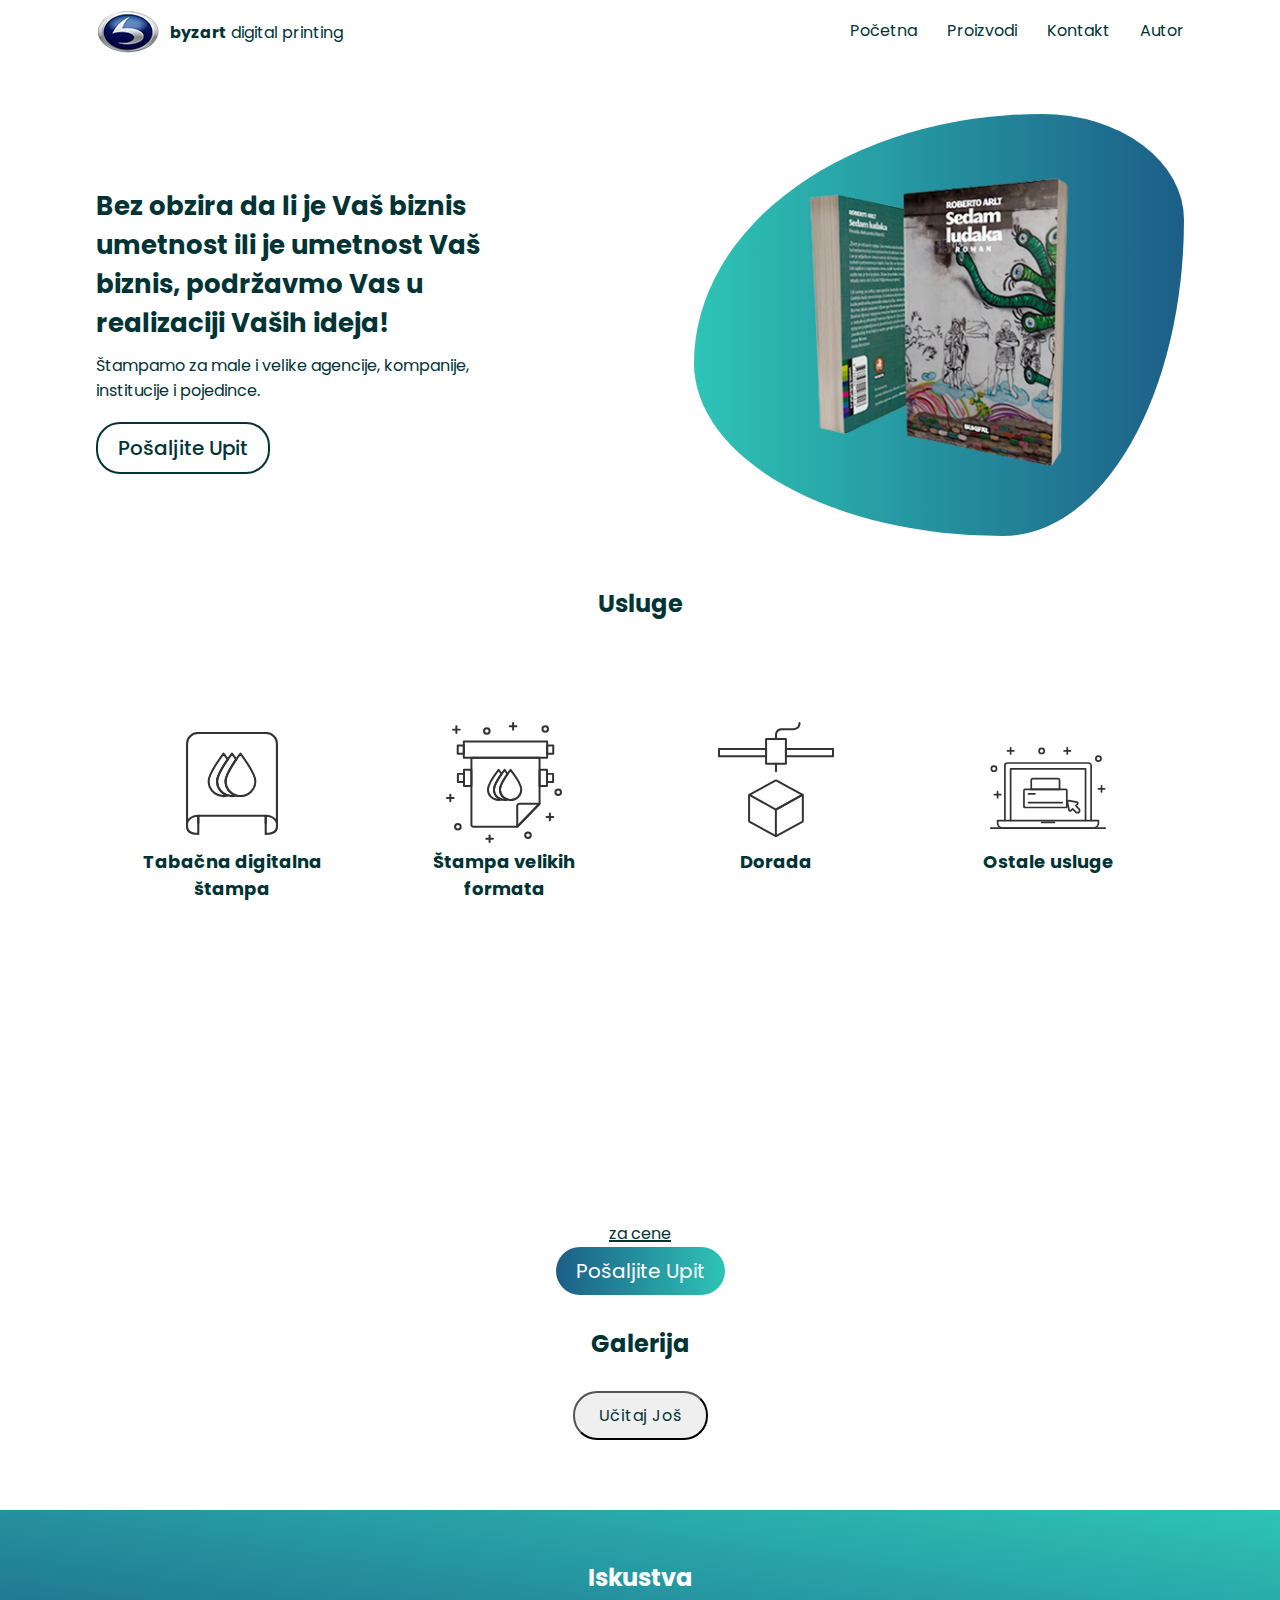
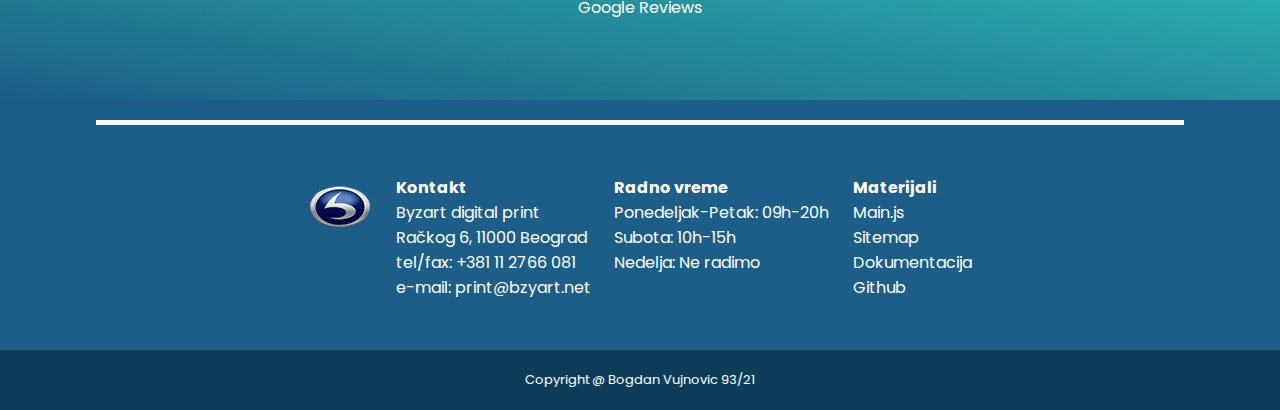
<file: index.html>
<!DOCTYPE html>
<html lang="en">
<head>
    <meta charset="UTF-8">
    <meta http-equiv="X-UA-Compatible" content="IE=edge">
    <meta name="viewport" content="width=device-width, initial-scale=1.0">
    <title>Document</title>

    <link rel="icon" type="image/x-icon" href="assets/img/logo.png" />


    <!-- Fonts -->
    <link rel="preconnect" href="https://fonts.googleapis.com" />
    <link rel="preconnect" href="https://fonts.gstatic.com" crossorigin />
    <link href="https://fonts.googleapis.com/css2?family=Poppins:wght@300;400;500;600&display=swap" rel="stylesheet" />
    
    <link rel="stylesheet" type="text/css" href="css/style.css" />
    <!-- Owl Carousel -->
    <link rel="stylesheet" href="https://cdnjs.cloudflare.com/ajax/libs/OwlCarousel2/2.3.4/assets/owl.carousel.min.css" integrity="sha512-tS3S5qG0BlhnQROyJXvNjeEM4UpMXHrQfTGmbQ1gKmelCxlSEBUaxhRBj/EFTzpbP4RVSrpEikbmdJobCvhE3g==" crossorigin="anonymous" referrerpolicy="no-referrer" />
    <link rel="stylesheet" href="https://cdnjs.cloudflare.com/ajax/libs/OwlCarousel2/2.3.4/assets/owl.theme.default.min.css" integrity="sha512-sMXtMNL1zRzolHYKEujM2AqCLUR9F2C4/05cdbxjjLSRvMQIciEPCQZo++nk7go3BtSuK9kfa/s+a4f4i5pLkw==" crossorigin="anonymous" referrerpolicy="no-referrer" />
</head>
<body>
    <header>
        <div id="meni" class="wrapper">
            <div id="logo">
                <img src="assets/img/logo.png" alt="logo">
                <p><strong>byzart</strong> digital printing</p>
            </div>
            <nav class="glavni-meni"></nav>
        </div>
        <div id="hero" class="wrapper">
            <div id="main-heading">
                <h1>Bez obzira da li je Vaš biznis umetnost
                    ili je umetnost Vaš biznis, podržavmo Vas u realizaciji Vaših ideja!</h1>
                <p>Štampamo za male i velike agencije, kompanije, institucije i pojedince.</p>
                <div id="heading-button">
                    <a href="#">Pošaljite upit</a>
                </div>
            </div>
            <div id="heading-blob">
                <div id="heading-slider" class="wrapper">
                    <div id="printed-products">
                        <div class="img">
                            <img src="assets/img/bookcover.png" alt="">
                        </div>
                    </div>
                </div>
            </div>
        </div>
    </header>
    <main>
        <div id="sekcija-usluge" class="wrapper">
            <h2>Usluge</h2>
            <div id="usluge">
                <div class="usluge-blok">
                    <div class="ikonica" id="ikonica_1">
                        <img src="assets/svg/ikonica1.svg" alt="icon_1">
                    </div>
                    <h3 class="usluga-ime">Tabačna digitalna štampa</h3>
                    <ul id="digitalna-lista">
                    </ul>
                </div>
                <div class="usluge-blok">
                    <div class="ikonica">
                        <img src="assets/svg/ikonica2.svg" alt="icon_2">
                    </div>
                    <h3 class="usluga-ime">Štampa velikih formata</h3>
                    <ul id="veliki-formati-lista">
                    </ul>
                </div>
                <div class="usluge-blok">
                    <div class="ikonica">
                        <img src="assets/svg/ikonica3.svg" alt="icon_3">
                    </div>
                    <h3 class="usluga-ime">Dorada</h3>
                    <ul id="dorada-lista">
                    </ul>
                </div>
                <div class="usluge-blok">
                    <div class="ikonica" id="ikonica_4">
                        <img src="assets/svg/ikonica4.svg" alt="icon_4">
                    </div>
                    <h3 class="usluga-ime">Ostale usluge</h3>
                    <ul id="ostale-lista">
                    </ul>
                </div>
            </div>
            <p>za cene</p>
            <div>
                <a href="#">Pošaljite Upit</a>
            </div>
        </div>
        <div id="sekcija-galerija">
            <div class="wrapper" id="galerija">
                <h2>Galerija</h2>
                <div id="galerija-slike"></div>
                <button id="vidi-jos">Učitaj Još</button>
            </div>
        </div>
        <div id="sekcija-iskustva">
            <h2>Iskustva</h3>
            <p id="iskustva-p">Google Reviews</p>
            <div id="iskustva" class="owl-carousel owl-theme wrapper">
            </div>
        </div>
    </main>
    <footer>
        <div id="sadrzaj-footer" class="wrapper">
            <div id="sadrzaj-footer-blokovi">
                <div id="logo-footer">
                    <img src="assets/img/logo.png" alt="logo footer">
                </div>
                <div id="kontakt">
                    <h3>Kontakt</h3>
                </div>
                <div id="radno-vreme">
                    <h3>Radno vreme</h3>
                </div>
                <div id="materijali">
                    <h3>Materijali</h3>
                </div>
            </div>
        </div>
        <div id="copyright">
            <p>Copyright @ Bogdan Vujnovic 93/21</p>
        </div>
    </footer>
    <!-- jQuery -->
<script src="https://code.jquery.com/jquery-3.6.3.min.js" integrity="sha256-pvPw+upLPUjgMXY0G+8O0xUf+/Im1MZjXxxgOcBQBXU=" crossorigin="anonymous"></script>
    <!-- Owl Carousel-->
    <script src="https://cdnjs.cloudflare.com/ajax/libs/OwlCarousel2/2.3.4/owl.carousel.min.js" integrity="sha512-bPs7Ae6pVvhOSiIcyUClR7/q2OAsRiovw4vAkX+zJbw3ShAeeqezq50RIIcIURq7Oa20rW2n2q+fyXBNcU9lrw==" crossorigin="anonymous" referrerpolicy="no-referrer"></script>
   
    <script src="https://bogdanv44.github.io/byzartstamparija/js/main.js" type="text/javascript"></script>
</body>
</html>
</file>
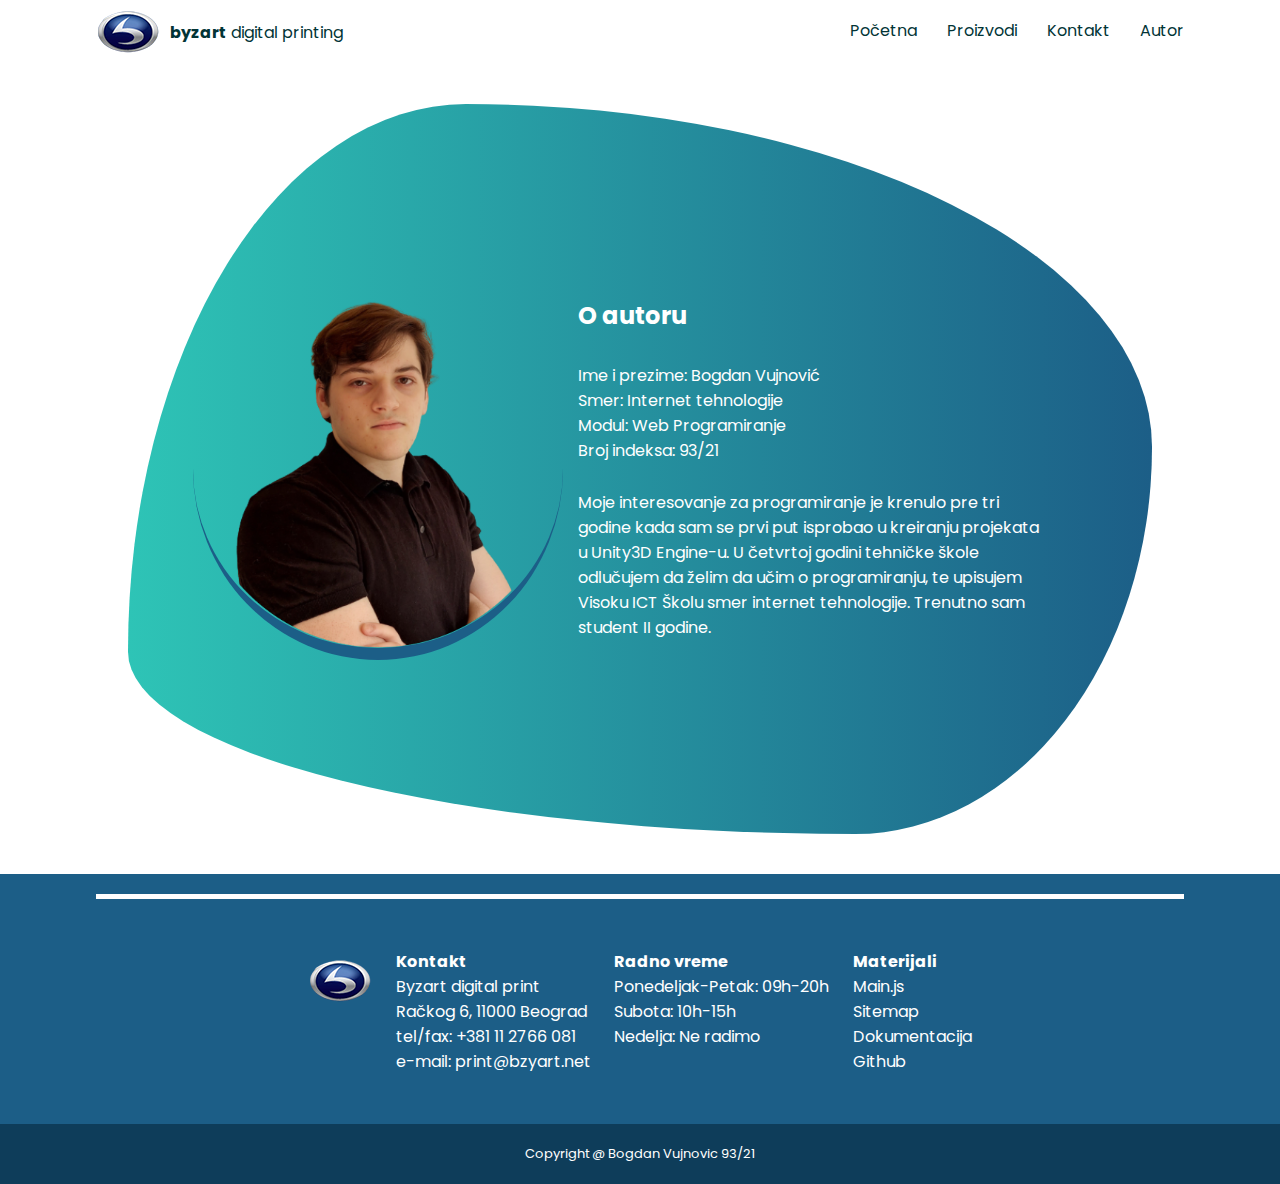
<file: autor.html>
<!DOCTYPE html>
<html lang="en">
<head>
    <meta charset="UTF-8">
    <meta http-equiv="X-UA-Compatible" content="IE=edge">
    <meta name="viewport" content="width=device-width, initial-scale=1.0">
    <title>Document</title>

    <link rel="icon" type="image/x-icon" href="assets/img/logo.png" />


    <!-- Fonts -->
    <link rel="preconnect" href="https://fonts.googleapis.com" />
    <link rel="preconnect" href="https://fonts.gstatic.com" crossorigin />
    <link href="https://fonts.googleapis.com/css2?family=Poppins:wght@300;400;500;600&display=swap" rel="stylesheet" />
    
    <link rel="stylesheet" type="text/css" href="css/style.css" />
</head>
<body>
    <header>
        <div id="meni" class="wrapper">
            <div id="logo">
                <img src="assets/img/logo.png" alt="logo">
                <p><strong>byzart</strong> digital printing</p>
            </div>
            <nav class="glavni-meni"></nav>
        </div>
    </header>
    <main>
        <div id="autor-glavni-div" class="wrapper">
            <div id="autor-sekcija" class="wrapper">
                <div id="autor-slika">
                    <img src="assets/img/slika-autor.png" alt="Slika Autora">
                </div>
                <div id="autor-tekst">
                    <h2>O autoru</h2>
                    <p>Ime i prezime: Bogdan Vujnović</p>
                    <p>Smer: Internet tehnologije</p>
                    <p>Modul: Web Programiranje</p>
                    <p>Broj indeksa: 93/21</p><br/>
                    <p>Moje interesovanje za programiranje je krenulo pre tri godine kada sam se prvi put isprobao u kreiranju projekata u Unity3D Engine-u. U četvrtoj godini tehničke škole odlučujem da želim da učim o programiranju, 
                    te upisujem Visoku ICT Školu smer internet tehnologije.
                    Trenutno sam student II godine.</p>
                </div>
            </div>
        </div>
    </main>
    <footer>
        <div id="sadrzaj-footer" class="wrapper">
            <div id="sadrzaj-footer-blokovi">
                <div id="logo-footer">
                    <img src="assets/img/logo.png" alt="logo footer">
                </div>
                <div id="kontakt">
                    <h3>Kontakt</h3>
                </div>
                <div id="radno-vreme">
                    <h3>Radno vreme</h3>
                </div>
                <div id="materijali">
                    <h3>Materijali</h3>
                </div>
            </div>
        </div>
        <div id="copyright">
            <p>Copyright @ Bogdan Vujnovic 93/21</p>
        </div>
    </footer>
    <!-- jQuery -->
    <script src="https://cdnjs.cloudflare.com/ajax/libs/jquery/3.6.3/jquery.min.js" integrity="sha512-STof4xm1wgkfm7heWqFJVn58Hm3EtS31XFaagaa8VMReCXAkQnJZ+jEy8PCC/iT18dFy95WcExNHFTqLyp72eQ==" crossorigin="anonymous" referrerpolicy="no-referrer"></script>
      
    <script src="js/main.js" type="text/javascript"></script>
</body>
</html>
</file>
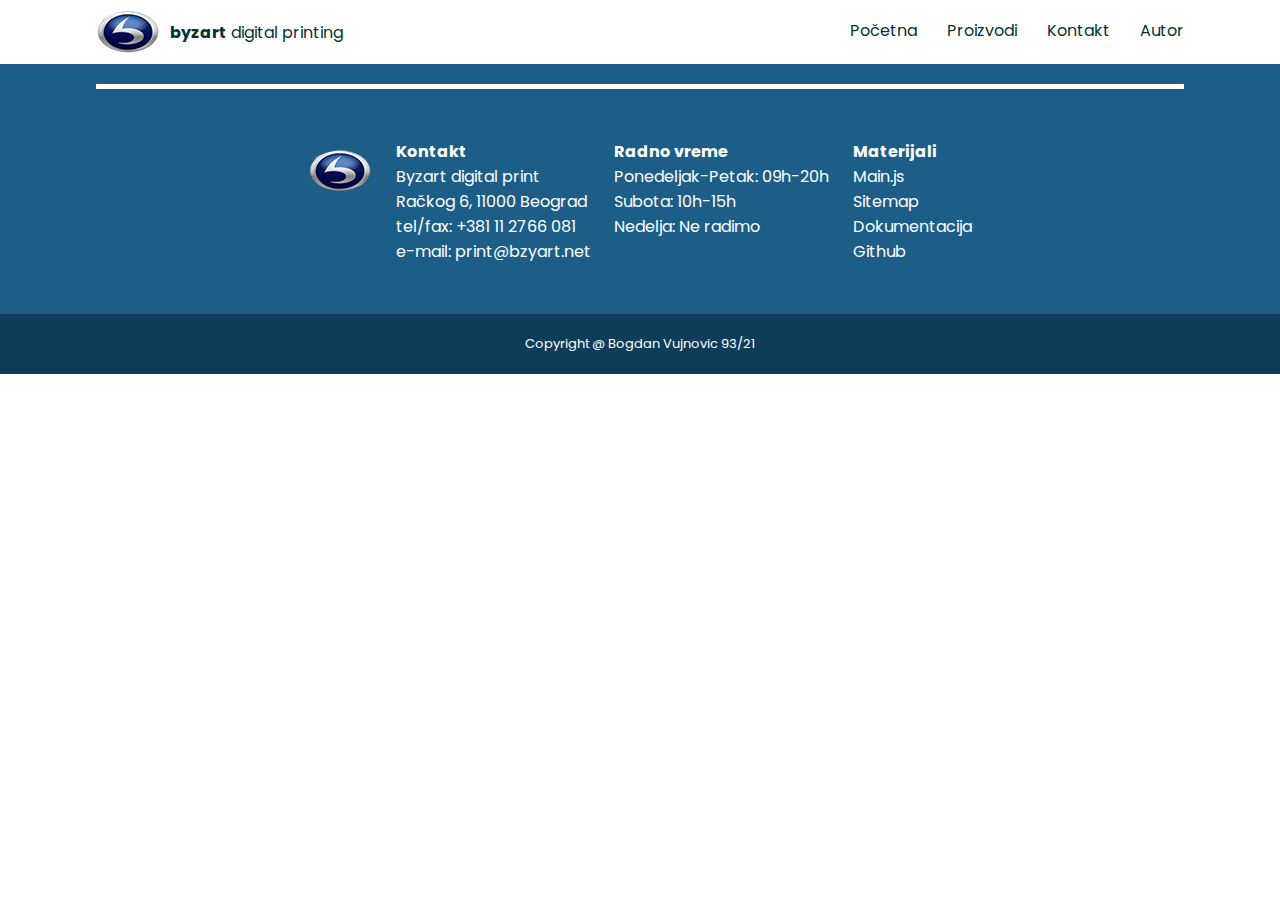
<file: kontakt.html>
<!DOCTYPE html>
<html lang="en">
<head>
    <meta charset="UTF-8">
    <meta http-equiv="X-UA-Compatible" content="IE=edge">
    <meta name="viewport" content="width=device-width, initial-scale=1.0">
    <title>Document</title>

    <link rel="icon" type="image/x-icon" href="assets/img/logo.png" />


    <!-- Fonts -->
    <link rel="preconnect" href="https://fonts.googleapis.com" />
    <link rel="preconnect" href="https://fonts.gstatic.com" crossorigin />
    <link href="https://fonts.googleapis.com/css2?family=Poppins:wght@300;400;500;600&display=swap" rel="stylesheet" />
    
    <link rel="stylesheet" type="text/css" href="css/style.css" />
</head>
<body>
    <header>
        <div id="meni" class="wrapper">
            <div id="logo">
                <img src="assets/img/logo.png" alt="logo">
                <p><strong>byzart</strong> digital printing</p>
            </div>
            <nav class="glavni-meni"></nav>
        </div>
    </header>
    <footer>
        <div id="sadrzaj-footer" class="wrapper">
            <div id="sadrzaj-footer-blokovi">
                <div id="logo-footer">
                    <img src="assets/img/logo.png" alt="logo footer">
                </div>
                <div id="kontakt">
                    <h3>Kontakt</h3>
                </div>
                <div id="radno-vreme">
                    <h3>Radno vreme</h3>
                </div>
                <div id="materijali">
                    <h3>Materijali</h3>
                </div>
            </div>
        </div>
        <div id="copyright">
            <p>Copyright @ Bogdan Vujnovic 93/21</p>
        </div>
    </footer>
    <!-- jQuery -->
    <script src="https://cdnjs.cloudflare.com/ajax/libs/jquery/3.6.3/jquery.min.js" integrity="sha512-STof4xm1wgkfm7heWqFJVn58Hm3EtS31XFaagaa8VMReCXAkQnJZ+jEy8PCC/iT18dFy95WcExNHFTqLyp72eQ==" crossorigin="anonymous" referrerpolicy="no-referrer"></script>
      
    <script src="js/main.js" type="text/javascript"></script>
</body>
</html>
</file>
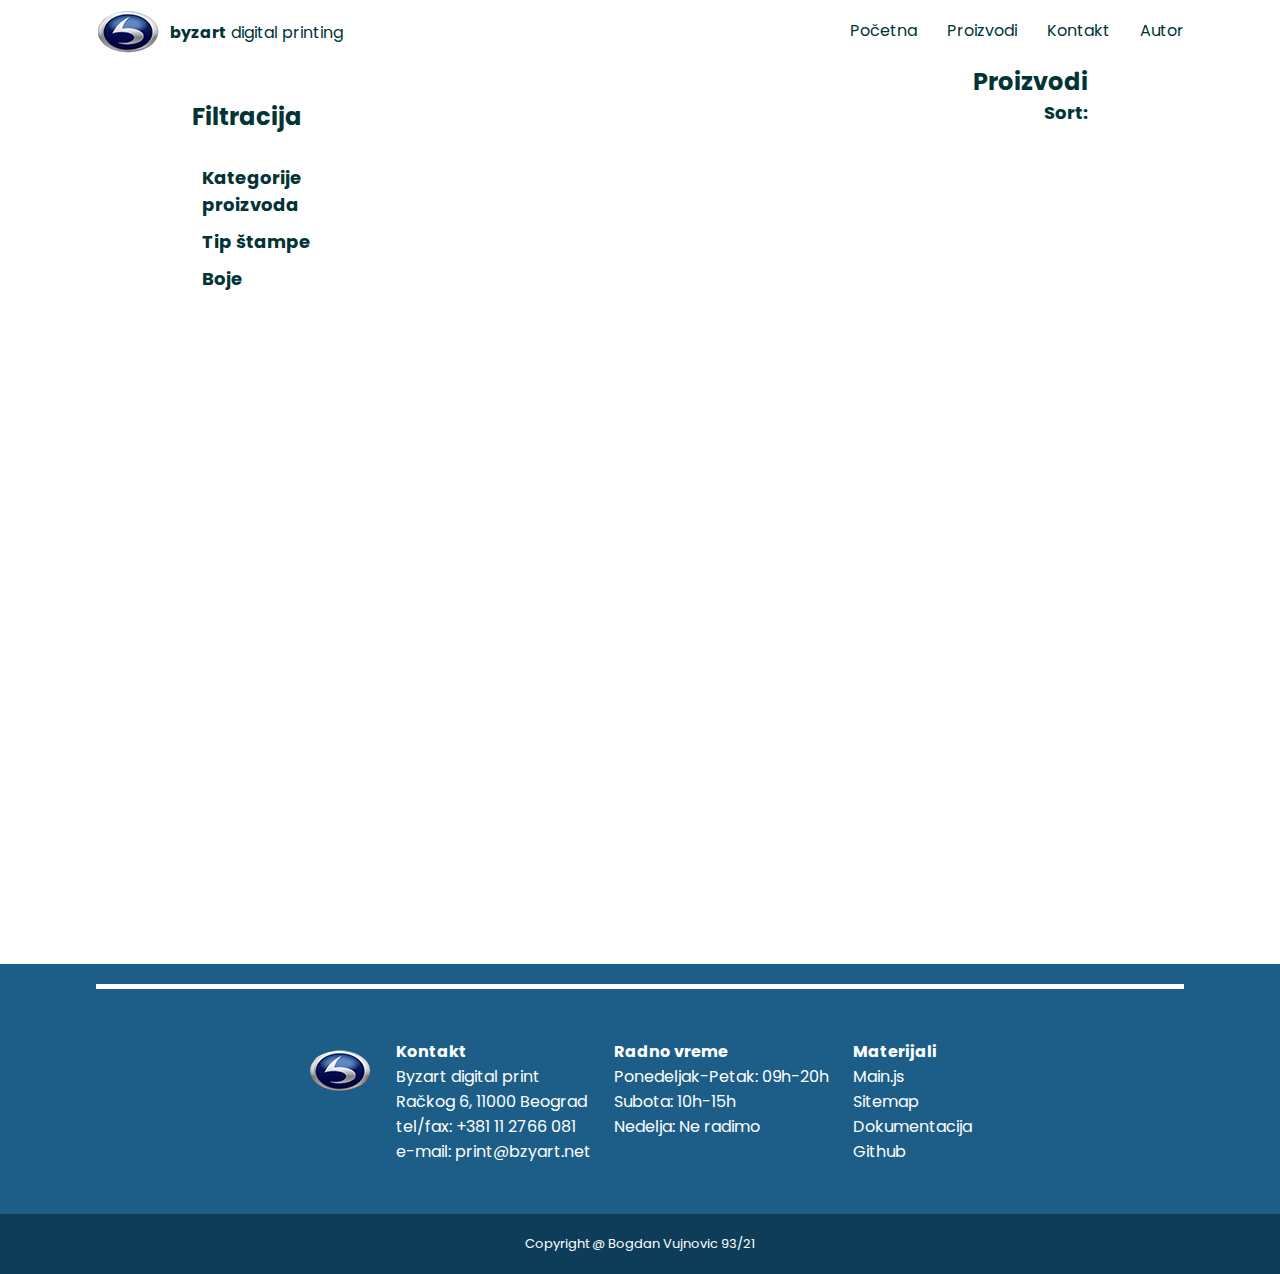
<file: proizvodi.html>
<!DOCTYPE html>
<html lang="en">
<head>
    <meta charset="UTF-8">
    <meta http-equiv="X-UA-Compatible" content="IE=edge">
    <meta name="viewport" content="width=device-width, initial-scale=1.0">
    <title>Document</title>

    <link rel="icon" type="image/x-icon" href="assets/img/logo.png" />


    <!-- Fonts -->
    <link rel="preconnect" href="https://fonts.googleapis.com" />
    <link rel="preconnect" href="https://fonts.gstatic.com" crossorigin />
    <link href="https://fonts.googleapis.com/css2?family=Poppins:wght@300;400;500;600&display=swap" rel="stylesheet" />
    
    <link rel="stylesheet" type="text/css" href="css/style.css" />
    <!-- Owl Carousel -->
    <link rel="stylesheet" href="https://cdnjs.cloudflare.com/ajax/libs/OwlCarousel2/2.3.4/assets/owl.carousel.min.css" integrity="sha512-tS3S5qG0BlhnQROyJXvNjeEM4UpMXHrQfTGmbQ1gKmelCxlSEBUaxhRBj/EFTzpbP4RVSrpEikbmdJobCvhE3g==" crossorigin="anonymous" referrerpolicy="no-referrer" />
    <link rel="stylesheet" href="https://cdnjs.cloudflare.com/ajax/libs/OwlCarousel2/2.3.4/assets/owl.theme.default.min.css" integrity="sha512-sMXtMNL1zRzolHYKEujM2AqCLUR9F2C4/05cdbxjjLSRvMQIciEPCQZo++nk7go3BtSuK9kfa/s+a4f4i5pLkw==" crossorigin="anonymous" referrerpolicy="no-referrer" />
</head>
<body>
    <header>
        <div id="meni" class="wrapper">
            <div id="logo">
                <img src="assets/img/logo.png" alt="logo">
                <p><strong>byzart</strong> digital printing</p>
            </div>
            <nav class="glavni-meni"></nav>
        </div>
    </header>
    <main id="wrapper-proizvodi">
        <h1 id="proizvodi-h1">Proizvodi</h1>
        <div id="stranica-proizvodi">
            <div id="filtriranje">
                <h2>Filtracija</h2>
                <div id="kategorije" class="filter">
                    <h3>Kategorije proizvoda</h3>
                </div>
                <div id="tip-stampe" class="filter">
                    <h3>Tip štampe</h3>
                </div>
                <div class="filter">
                    <h3>Boje</h3>
                    <div id="boje"></div>
                </div>
            </div>
            <div id="desni-deo">
                <div id="sortiranje">
                    <h3>Sort: </h3>
                    <div id="sort-ddl"></div>
                </div>
                <div id="proizvodi"></div>
            </div>
        </div>
    </main>
    <footer>
        <div id="sadrzaj-footer" class="wrapper">
            <div id="sadrzaj-footer-blokovi">
                <div id="logo-footer">
                    <img src="assets/img/logo.png" alt="logo footer">
                </div>
                <div id="kontakt">
                    <h3>Kontakt</h3>
                </div>
                <div id="radno-vreme">
                    <h3>Radno vreme</h3>
                </div>
                <div id="materijali">
                    <h3>Materijali</h3>
                </div>
            </div>
        </div>
        <div id="copyright">
            <p>Copyright @ Bogdan Vujnovic 93/21</p>
        </div>
    </footer>

    
    <!-- jQuery -->
    <script src="https://cdnjs.cloudflare.com/ajax/libs/jquery/3.6.3/jquery.min.js" integrity="sha512-STof4xm1wgkfm7heWqFJVn58Hm3EtS31XFaagaa8VMReCXAkQnJZ+jEy8PCC/iT18dFy95WcExNHFTqLyp72eQ==" crossorigin="anonymous" referrerpolicy="no-referrer"></script>

    <!-- Owl Carousel-->
    <script src="https://cdnjs.cloudflare.com/ajax/libs/OwlCarousel2/2.3.4/owl.carousel.min.js" integrity="sha512-bPs7Ae6pVvhOSiIcyUClR7/q2OAsRiovw4vAkX+zJbw3ShAeeqezq50RIIcIURq7Oa20rW2n2q+fyXBNcU9lrw==" crossorigin="anonymous" referrerpolicy="no-referrer"></script>

    <script src="js/main.js" type="text/javascript"></script>
</body>
</html>
</file>
<file: css/style.css>
* {
  padding: 0;
  margin: 0;
  font-family: "Poppins", sans-serif;
  color: #023436;
  font-size: 16px;
}

html {
  scroll-behavior: smooth;
}

.wrapper, #wrapper-proizvodi {
  width: 85%;
  margin: 0px auto;
}

ul {
  list-style-type: none;
}

a {
  text-decoration: none;
}

h2 {
  font-size: 24px;
  margin-bottom: 30px;
}

h3 {
  font-size: 18px;
}

header nav ul {
  display: -webkit-box;
  display: -ms-flexbox;
  display: flex;
  margin-top: 3px;
}

header nav ul li {
  padding: 15px 15px;
}

header nav ul :last-child {
  padding-right: 0px;
}

header nav ul a:hover {
  background-image: -webkit-gradient(linear, left top, right top, from(#2EC4B6), to(#1C5E87));
  background-image: linear-gradient(to right, #2EC4B6, #1C5E87);
  background-size: 100%;
  -webkit-background-clip: text;
  -moz-background-clip: text;
  -webkit-text-fill-color: transparent;
  -moz-text-fill-color: transparent;
}

#meni {
  display: -webkit-box;
  display: -ms-flexbox;
  display: flex;
  -webkit-box-pack: justify;
      -ms-flex-pack: justify;
          justify-content: space-between;
}

#meni #logo {
  display: -webkit-box;
  display: -ms-flexbox;
  display: flex;
  -webkit-box-align: center;
      -ms-flex-align: center;
          align-items: center;
}

#meni #logo p {
  margin-left: 10px;
}

header #hero {
  padding: 50px 0px;
  display: -webkit-box;
  display: -ms-flexbox;
  display: flex;
  -webkit-box-pack: justify;
      -ms-flex-pack: justify;
          justify-content: space-between;
}

header #hero #main-heading {
  width: 40%;
  display: -webkit-box;
  display: -ms-flexbox;
  display: flex;
  -webkit-box-align: left;
      -ms-flex-align: left;
          align-items: left;
  -webkit-box-orient: vertical;
  -webkit-box-direction: normal;
      -ms-flex-direction: column;
          flex-direction: column;
  -webkit-box-pack: center;
      -ms-flex-pack: center;
          justify-content: center;
}

header #hero #main-heading h1 {
  font-size: 26px;
}

header #hero #main-heading p {
  margin: 10px 0px 30px 0px;
}

header #hero #main-heading #heading-button a {
  font-size: 20px;
  font-weight: 500;
  text-transform: capitalize;
  padding: 10px 20px;
  background-image: -webkit-gradient(linear, right top, left top, from(#2EC4B6), to(#1C5E87));
  background-image: linear-gradient(to left, #2EC4B6, #1C5E87);
  color: white;
  border-radius: 24px;
  background-image: none;
  color: #023436;
  border: 2.5px solid #023436;
}

header #hero #main-heading #heading-button a:hover {
  -webkit-box-shadow: 1px 2px 1px 1px #1C5E87;
          box-shadow: 1px 2px 1px 1px #1C5E87;
  -webkit-transition: 0.25s;
  transition: 0.25s;
  background-image: -webkit-gradient(linear, left bottom, right top, from(#1C5E87), to(#2EC4B6));
  background-image: linear-gradient(to top right, #1C5E87, #2EC4B6);
  background-size: 100%;
  color: white;
}

header #hero #heading-blob {
  width: 45%;
  height: 33vw;
  background-image: -webkit-gradient(linear, left top, right top, from(#2EC4B6), to(#1C5E87));
  background-image: linear-gradient(to right, #2EC4B6, #1C5E87);
  border-radius: 71% 29% 37% 63% / 59% 25% 75% 41%;
  display: -webkit-box;
  display: -ms-flexbox;
  display: flex;
  -webkit-box-pack: center;
      -ms-flex-pack: center;
          justify-content: center;
  -webkit-box-align: center;
      -ms-flex-align: center;
          align-items: center;
}

header #hero #heading-blob #heading-slider {
  display: -webkit-box;
  display: -ms-flexbox;
  display: flex;
  -webkit-box-orient: vertical;
  -webkit-box-direction: normal;
      -ms-flex-direction: column;
          flex-direction: column;
}

header #hero #heading-blob #heading-slider #printed-products .img {
  width: 70%;
  height: 70%;
  margin: 0px auto;
}

header #hero #heading-blob #heading-slider #printed-products .img img {
  width: 100%;
}

main #sekcija-usluge {
  text-align: center;
}

main #sekcija-usluge h2 {
  margin-bottom: 0px;
}

main #sekcija-usluge #usluge {
  display: -webkit-box;
  display: -ms-flexbox;
  display: flex;
  -webkit-box-pack: center;
      -ms-flex-pack: center;
          justify-content: center;
  -webkit-box-align: center;
      -ms-flex-align: center;
          align-items: center;
  -ms-flex-pack: distribute;
      justify-content: space-around;
  height: 600px;
}

main #sekcija-usluge #usluge .usluge-blok {
  width: 20%;
  height: 70%;
  border-radius: 33% 67% 29% 71% / 75% 47% 53% 25%;
  -webkit-transition: 1s;
  transition: 1s;
}

main #sekcija-usluge #usluge .usluge-blok .ikonica {
  height: 9vw;
  width: 9vw;
  margin: 5% auto;
}

main #sekcija-usluge #usluge .usluge-blok #ikonica_1 img {
  height: 8vw;
  margin-top: 10px;
}

main #sekcija-usluge #usluge .usluge-blok #ikonica_4 img {
  margin-top: 25px;
}

main #sekcija-usluge #usluge .usluge-blok ul {
  width: 85%;
  margin: 10px auto;
  text-align: left;
  list-style-type: disc;
}

main #sekcija-usluge #usluge .usluge-blok ul li {
  font-size: 16px;
}

main #sekcija-usluge #usluge .usluge-blok:hover {
  background-image: -webkit-gradient(linear, left bottom, right top, from(#1C5E87), to(#2EC4B6));
  background-image: linear-gradient(to top right, #1C5E87, #2EC4B6);
  background-size: 100%;
  color: white;
  border-radius: 24px;
  height: 80%;
}

main #sekcija-usluge #usluge .usluge-blok:hover img {
  -webkit-transform: scale(1.1, 1.1);
          transform: scale(1.1, 1.1);
  -webkit-transition: 0.5s;
  transition: 0.5s;
  -webkit-filter: brightness(0) invert(1);
          filter: brightness(0) invert(1);
}

main #sekcija-usluge #usluge .usluge-blok:hover h3 {
  color: white;
  -webkit-transition: 0.5s;
  transition: 0.5s;
}

main #sekcija-usluge #usluge .usluge-blok:hover ul li {
  color: white;
  -webkit-transition: 0.5s;
  transition: 0.5s;
}

main #sekcija-usluge p {
  font-size: 16px;
  -webkit-text-decoration: underline 2px;
          text-decoration: underline 2px;
  margin-bottom: 10px;
}

main #sekcija-usluge a {
  padding: 10px 20px;
  background-image: -webkit-gradient(linear, right top, left top, from(#2EC4B6), to(#1C5E87));
  background-image: linear-gradient(to left, #2EC4B6, #1C5E87);
  color: white;
  border-radius: 24px;
  font-size: 20px;
}

main #sekcija-usluge a:hover {
  -webkit-box-shadow: 1px 2px 1px 1px #1C5E87;
          box-shadow: 1px 2px 1px 1px #1C5E87;
  -webkit-transition: 0.25s;
  transition: 0.25s;
}

main #galerija {
  text-align: center;
}

main #galerija h2 {
  margin-top: 40px;
}

main #galerija #galerija-slike {
  display: -webkit-box;
  display: -ms-flexbox;
  display: flex;
  -ms-flex-pack: distribute;
      justify-content: space-around;
  -ms-flex-wrap: wrap;
      flex-wrap: wrap;
}

main #galerija #galerija-slike .div-slike {
  width: 33%;
}

main #galerija #vidi-jos {
  padding: 10px 24px;
  border-radius: 24px;
  letter-spacing: 0.8px;
}

main #galerija #vidi-jos:hover {
  background-image: -webkit-gradient(linear, left bottom, right top, from(#1C5E87), to(#2EC4B6));
  background-image: linear-gradient(to top right, #1C5E87, #2EC4B6);
  background-size: 100%;
  color: white;
  -webkit-box-shadow: 1px 2px 1px 1px #1C5E87;
          box-shadow: 1px 2px 1px 1px #1C5E87;
  -webkit-transition: 0.25s;
  transition: 0.25s;
}

main #galerija #vidi-jos:hover img {
  -webkit-filter: brightness(0) invert(1);
          filter: brightness(0) invert(1);
}

main #sekcija-iskustva {
  background-image: -webkit-gradient(linear, left bottom, right top, from(#1C5E87), to(#2EC4B6));
  background-image: linear-gradient(to top right, #1C5E87, #2EC4B6);
  background-size: 100%;
  color: white;
  padding: 50px 0px;
  margin-top: 70px;
}

main #sekcija-iskustva h2 {
  text-align: center;
  color: white;
  margin-bottom: 0px;
}

main #sekcija-iskustva #iskustva-p {
  text-align: center;
  color: white;
  margin-bottom: 30px;
}

main #sekcija-iskustva #iskustva {
  overflow: hidden;
  width: 80%;
  margin: 0px auto;
  text-align: center;
}

main #sekcija-iskustva #iskustva .item {
  background-color: white;
  border-radius: 24px;
  padding: 40px 10px 60px 10px;
}

main #sekcija-iskustva #iskustva img {
  width: 100px;
  margin: 0px auto;
  margin-bottom: 30px;
}

.owl-carousel {
  -ms-touch-action: manipulation;
      touch-action: manipulation;
}

.display-none {
  display: none;
}

footer {
  height: auto;
  background-color: #1C5E87;
  padding-top: 20px;
}

footer #sadrzaj-footer {
  height: auto;
  padding: 50px 0px;
  border-top: 5px solid white;
}

footer #sadrzaj-footer #sadrzaj-footer-blokovi {
  display: -webkit-box;
  display: -ms-flexbox;
  display: flex;
  -ms-flex-pack: distribute;
      justify-content: space-around;
  padding: 0px 200px;
}

footer #sadrzaj-footer #sadrzaj-footer-blokovi div h3, footer #sadrzaj-footer #sadrzaj-footer-blokovi div ul li {
  color: white;
  font-size: 16px;
}

footer #sadrzaj-footer #sadrzaj-footer-blokovi div h3 a, footer #sadrzaj-footer #sadrzaj-footer-blokovi div ul li a {
  color: white;
}

footer #sadrzaj-footer #sadrzaj-footer-blokovi div h3 a:hover, footer #sadrzaj-footer #sadrzaj-footer-blokovi div ul li a:hover {
  color: #2EC4B6;
}

footer #copyright {
  padding: 20px 0px;
  background-color: #0e3d5a;
}

footer #copyright p {
  color: white;
  text-align: center;
  font-size: 13px;
}

#wrapper-proizvodi {
  width: 70%;
  min-height: 100vh;
}

#proizvodi-h1 {
  font-size: 24px;
  text-align: right;
}

#stranica-proizvodi {
  display: -webkit-box;
  display: -ms-flexbox;
  display: flex;
}

#stranica-proizvodi #filtriranje {
  width: 20%;
}

#stranica-proizvodi #filtriranje .filter {
  display: -webkit-box;
  display: -ms-flexbox;
  display: flex;
  -webkit-box-orient: vertical;
  -webkit-box-direction: normal;
      -ms-flex-direction: column;
          flex-direction: column;
  margin: 10px;
}

#stranica-proizvodi #filtriranje #boje {
  display: -webkit-box;
  display: -ms-flexbox;
  display: flex;
  -webkit-box-orient: horizontal;
  -webkit-box-direction: normal;
      -ms-flex-direction: row;
          flex-direction: row;
  -ms-flex-wrap: wrap;
      flex-wrap: wrap;
}

#stranica-proizvodi #filtriranje #boje a {
  height: 30px;
  width: 60px;
  margin: 2.5px 2.5px 0px 0px;
  border: 1.5px solid #023436;
}

#stranica-proizvodi #desni-deo {
  width: 80%;
  padding-left: 20px;
}

#stranica-proizvodi #desni-deo #sortiranje {
  text-align: right;
}

#stranica-proizvodi #desni-deo #proizvodi {
  display: -webkit-box;
  display: -ms-flexbox;
  display: flex;
  -webkit-box-pack: start;
      -ms-flex-pack: start;
          justify-content: flex-start;
  -ms-flex-wrap: wrap;
      flex-wrap: wrap;
}

#stranica-proizvodi #desni-deo #proizvodi .proizvod {
  width: 30%;
  background-color: rgba(249, 248, 251, 0.891);
  margin: 10px;
  text-align: center;
  border-radius: 32px;
  min-height: 300px;
}

#stranica-proizvodi #desni-deo #proizvodi .proizvod .cena {
  position: absolute;
  margin-top: 25px;
  text-align: left;
  padding: 7px 10px 7px 40px;
  background-image: -webkit-gradient(linear, left bottom, right top, from(#1C5E87), to(#2EC4B6));
  background-image: linear-gradient(to top right, #1C5E87, #2EC4B6);
  background-size: 100%;
  color: white;
}

#stranica-proizvodi #desni-deo #proizvodi .proizvod .proizvod-content {
  padding: 15px;
  padding-bottom: 5px;
}

#stranica-proizvodi #desni-deo #proizvodi .proizvod .proizvod-content .naziv-proizvoda {
  font-size: 18px;
  -webkit-transition: 0.5s;
  transition: 0.5s;
}

#stranica-proizvodi #desni-deo #proizvodi .proizvod img {
  width: 80%;
  -webkit-transition: 0.5s;
  transition: 0.5s;
}

#stranica-proizvodi #desni-deo #proizvodi .proizvod .div-nije-na-stanju {
  position: relative;
}

#stranica-proizvodi #desni-deo #proizvodi .proizvod .p-nije-na-stanju {
  font-size: 12px;
  padding-bottom: 8px;
}

#stranica-proizvodi #desni-deo #proizvodi .proizvod .a-nije-na-stanju {
  padding: 7px 20px;
  border: 1.5px solid #1C5E87;
}

#stranica-proizvodi #desni-deo #proizvodi .proizvod .a-nije-na-stanju:hover {
  background-image: -webkit-gradient(linear, left bottom, right top, from(#1C5E87), to(#2EC4B6));
  background-image: linear-gradient(to top right, #1C5E87, #2EC4B6);
  background-size: 100%;
  color: white;
  -webkit-transition: 0.3s;
  transition: 0.3s;
}

#stranica-proizvodi #desni-deo #proizvodi .proizvod:hover img {
  -webkit-transform: scale(1.1, 1.1);
          transform: scale(1.1, 1.1);
  -webkit-transition: 0.5s;
  transition: 0.5s;
}

#stranica-proizvodi #desni-deo #proizvodi .proizvod:hover .naziv-proizvoda {
  background-image: -webkit-gradient(linear, left top, right top, from(#2EC4B6), to(#1C5E87));
  background-image: linear-gradient(to right, #2EC4B6, #1C5E87);
  background-size: 100%;
  -webkit-background-clip: text;
  -moz-background-clip: text;
  -webkit-text-fill-color: transparent;
  -moz-text-fill-color: transparent;
  -webkit-transition: 0.5s;
  transition: 0.5s;
}

#autor-glavni-div {
  height: 90vh;
  display: -webkit-box;
  display: -ms-flexbox;
  display: flex;
  -webkit-box-align: center;
      -ms-flex-align: center;
          align-items: center;
}

#autor-sekcija {
  display: -webkit-box;
  display: -ms-flexbox;
  display: flex;
  -webkit-box-orient: horizontal;
  -webkit-box-direction: normal;
      -ms-flex-direction: row;
          flex-direction: row;
  background-image: -webkit-gradient(linear, left top, right top, from(#2EC4B6), to(#1C5E87));
  background-image: linear-gradient(to right, #2EC4B6, #1C5E87);
  border-radius: 33% 67% 29% 71% / 75% 47% 53% 25%;
  padding: 50px;
  height: 70vh;
}

#autor-sekcija #autor-slika {
  width: 40%;
  display: -webkit-box;
  display: -ms-flexbox;
  display: flex;
  -webkit-box-align: center;
      -ms-flex-align: center;
          align-items: center;
  padding: 15px;
}

#autor-sekcija #autor-slika img {
  width: 100%;
  margin: 0px auto;
  border-bottom: 12px solid #1C5E87;
  border-radius: 50%;
}

#autor-sekcija #autor-tekst {
  width: 50%;
  font-size: 18px;
  -ms-flex-item-align: center;
      -ms-grid-row-align: center;
      align-self: center;
}

#autor-sekcija #autor-tekst p, #autor-sekcija #autor-tekst h2 {
  color: white;
}
/*# sourceMappingURL=style.css.map */
</file>
